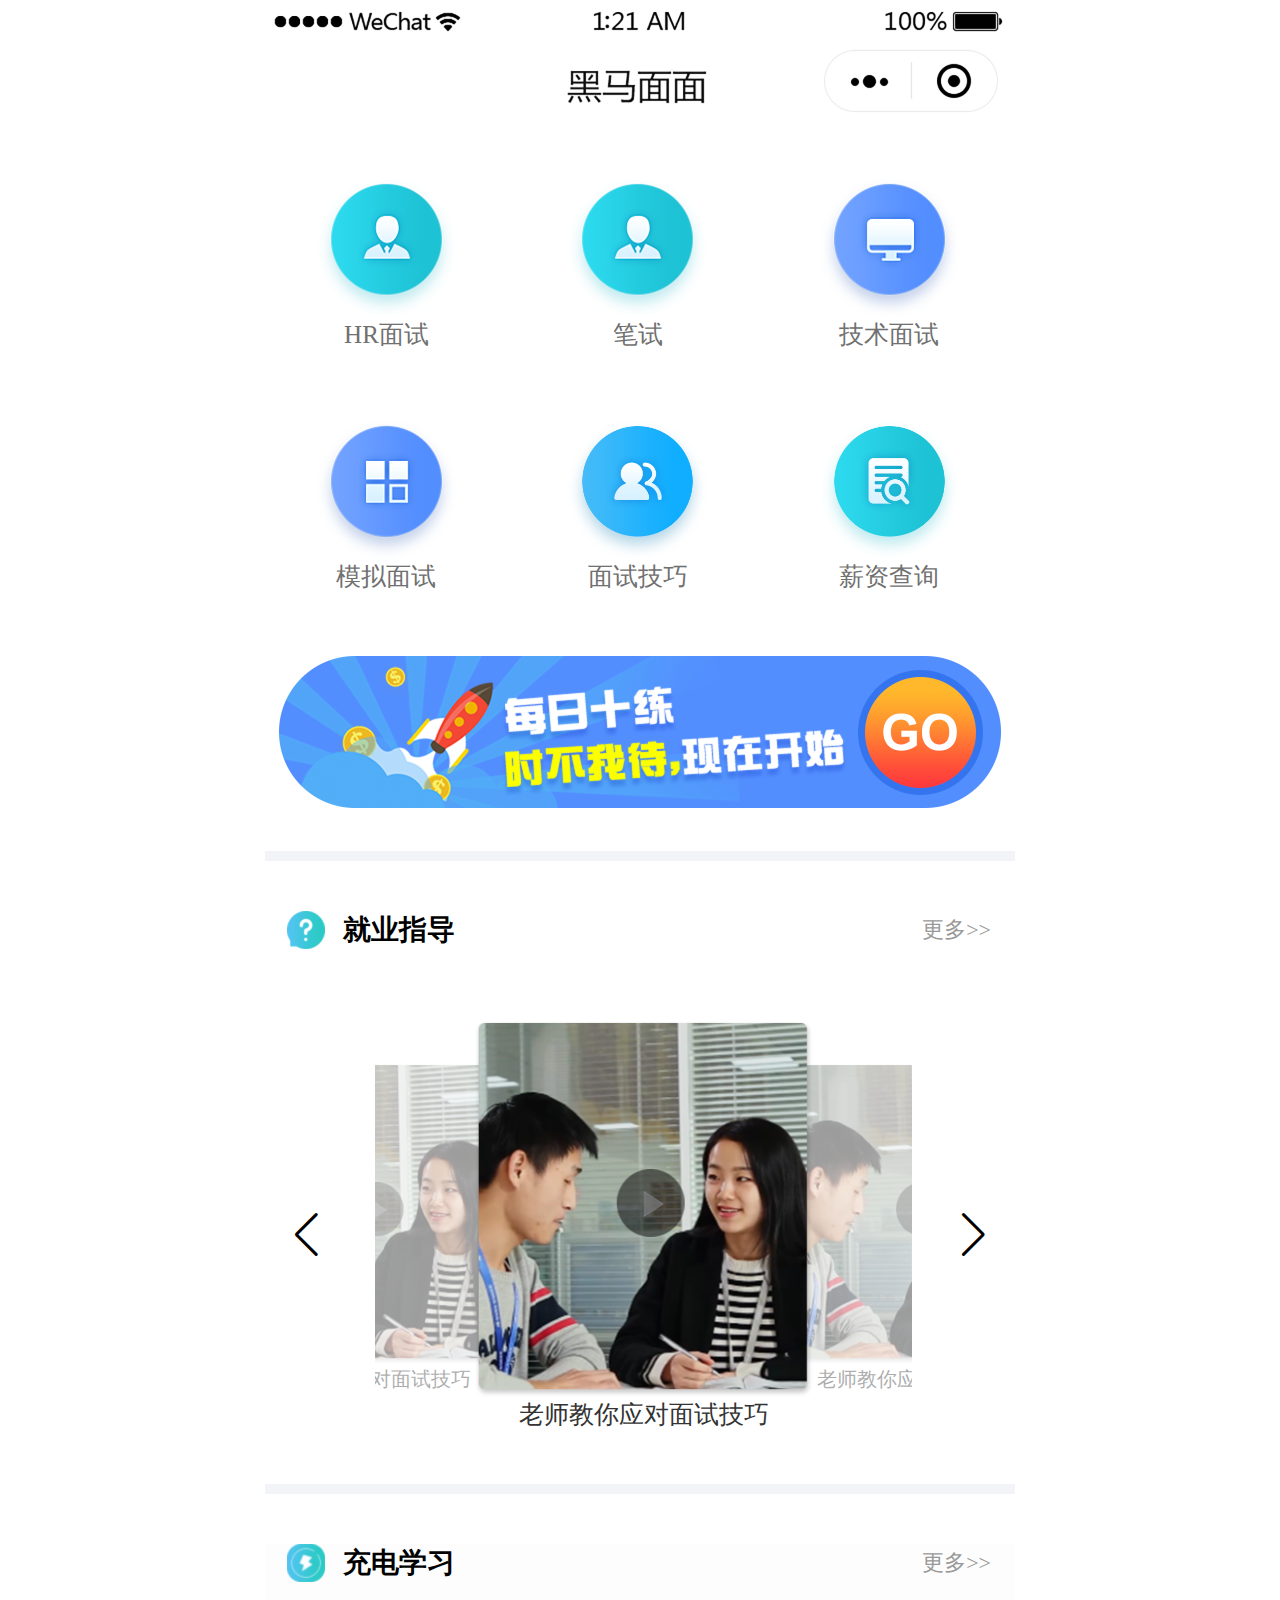
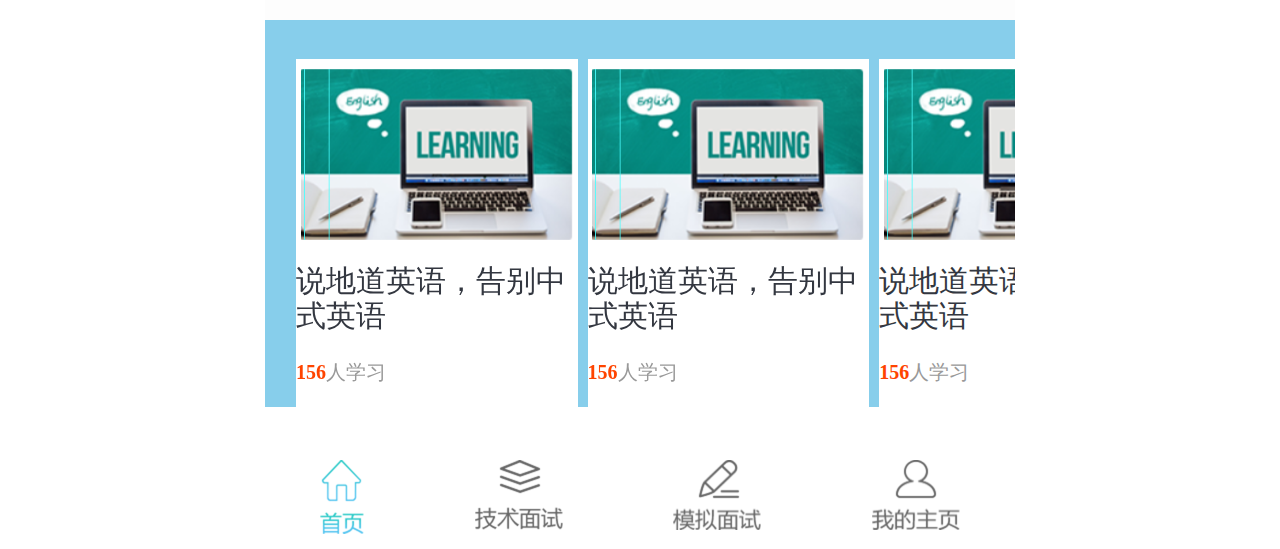
<file: blackhorse/index.html>
<!DOCTYPE html>
<html lang="en">

<head>
    <meta charset="UTF-8">
    <meta name="viewport"
        content="width=device-width,user-scalable=no, initial-scale=1.0,  minimum-scale=1.0, maximum-scale=1.0">
    <title>Document</title>
    <link rel="stylesheet" href="./css/normalize.css">
    <link rel="stylesheet" href="./css/swiper-bundle.min.css">
    <link rel="stylesheet" href="./css/index.css">
    <script src="./js/index.js"></script>
    <script src="./js/swiper-bundle.js"></script>
</head>

<body>
    <header><img src="./images/顶部@2x.png" alt=""></header>
    <div class="nav">
        <a>
            <img src="./images/组 22@2x.png" alt=""><span>HR面试</span>
        </a>
        <a> <img src="./images/组 22@2x.png" alt=""><span>笔试</span></a>
        <a> <img src="./images/组 24@2x.png" alt=""><span>技术面试</span></a>
        <a> <img src="./images/组 26@2x.png" alt=""><span>模拟面试</span></a>
        <a> <img src="./images/组 25@2x.png" alt=""><span>面试技巧</span></a>
        <a> <img src="./images/组 23@2x.png" alt=""><span>薪资查询</span></a>
    </div>
    <div class="advert">
        <img src="./images/组 21@2x.png" alt="">
    </div>
    <div class="divide"></div>
    <div class="slider">
        <div class="top">
            <h2>就业指导</h2>
            <span>更多&gt;&gt;</span>
        </div>
        <div class="body">
            <div class="swiper-container">
                <div class="swiper-wrapper">
                    <div class="swiper-slide">
                        <a href="#">
                            <img src="./images/图层 8@2x.png" alt="">
                            <span>老师教你应对面试技巧</span>
                            <img src="./images/组 33@2x.png" alt="">
                        </a>
                    </div>
                    <div class="swiper-slide">
                        <a href="#">
                            <img src="./images/图层 8@2x.png" alt="">
                            <span>老师教你应对面试技巧</span>
                            <img src="./images/组 33@2x.png" alt="">
                        </a>
                    </div>
                    <div class="swiper-slide">
                        <a href="#">
                            <img src="./images/图层 8@2x.png" alt="">
                            <span>老师教你应对面试技巧</span>
                            <img src="./images/组 33@2x.png" alt="">
                        </a>
                    </div>
                    <div class="swiper-slide">
                        <a href="#">
                            <img src="./images/图层 8@2x.png" alt="">
                            <span>老师教你应对面试技巧</span>
                            <img src="./images/组 33@2x.png" alt="">
                            
                        </a>
                    </div>
                    <div class="swiper-slide">
                        <a href="#">
                            <img src="./images/图层 8@2x.png" alt="">
                            <span>老师教你应对面试技巧</span>
                            <img src="./images/组 33@2x.png" alt="">
                        </a>
                    </div>
                    <div class="swiper-slide">
                        <a href="#">
                            <img src="./images/图层 8@2x.png" alt="">
                            <span>老师教你应对面试技巧</span>
                            <img src="./images/组 33@2x.png" alt="">
                        </a>
                    </div>
                </div>
                <!-- Add Pagination -->
                <div class="swiper-pagination"></div>
            </div>
            <div class="swiper-button-next"></div>
            <div class="swiper-button-prev"></div>
        </div>

    </div>
    <div class="divide"></div>
    <div class="student">
        <div class="top">
            <h2>充电学习</h2>
            <span>更多&gt;&gt;</span>
        </div>
        <div class="course">
            <div class="swiper-container2">
                <div class="swiper-wrapper">
                  <div class="swiper-slide">
                    <a href="#">
                        <img src="./images/2.png" alt="">
                        <span>说地道英语，告别中式英语</span>
                        <span><strong>156</strong>人学习</span>
                    </a>
                  </div>
                  <div class="swiper-slide">
                    <a href="#">
                        <img src="./images/2.png" alt="">
                        <span>说地道英语，告别中式英语</span>
                        <span><strong>156</strong>人学习</span>
                    </a>
                  </div>
                  <div class="swiper-slide">
                    <a href="#">
                        <img src="./images/2.png" alt="">
                        <span>说地道英语，告别中式英语</span>
                        <span><strong>156</strong>人学习</span>
                    </a>
                  </div>
                  <div class="swiper-slide">
                    <a href="#">
                        <img src="./images/2.png" alt="">
                        <span>说地道英语，告别中式英语</span>
                        <span><strong>156</strong>人学习</span>
                    </a>
                  </div>
                </div>
                <!-- Add Pagination -->
                <div class="swiper-pagination"></div>
              </div>
        </div>
    </div>
    <div class="footer">
        <ul>
            <li><a href="#"><img src="./images/组 19 拷贝 2@2x.png" alt=""></a></li>
            <li><a href="#"><img src="./images/组 19@2x.png" alt=""></a></li>
            <li><a href="#"><img src="./images/组 19 拷贝@2x.png" alt=""></a></li>
            <li><a href="#"><img src="./images/组 18@2x.png" alt=""></a></li>
        </ul>
    </div>
    <script>
      (function () {
            var swiper = new Swiper('.swiper-container', {
                slidesPerView: 2,
                spaceBetween: 10,
                centeredSlides: true,
                loop: true,
                navigation: {
                    nextEl: ".swiper-button-next",
                    prevEl: ".swiper-button-prev",
                },
            });
        })();
        var swiper = new Swiper('.swiper-container2', {
                slidesPerView: 2.5,
                spaceBetween: 10,
                centeredSlides: false,
                loop: true,
            });
    </script>
</body>

</html>
</file>
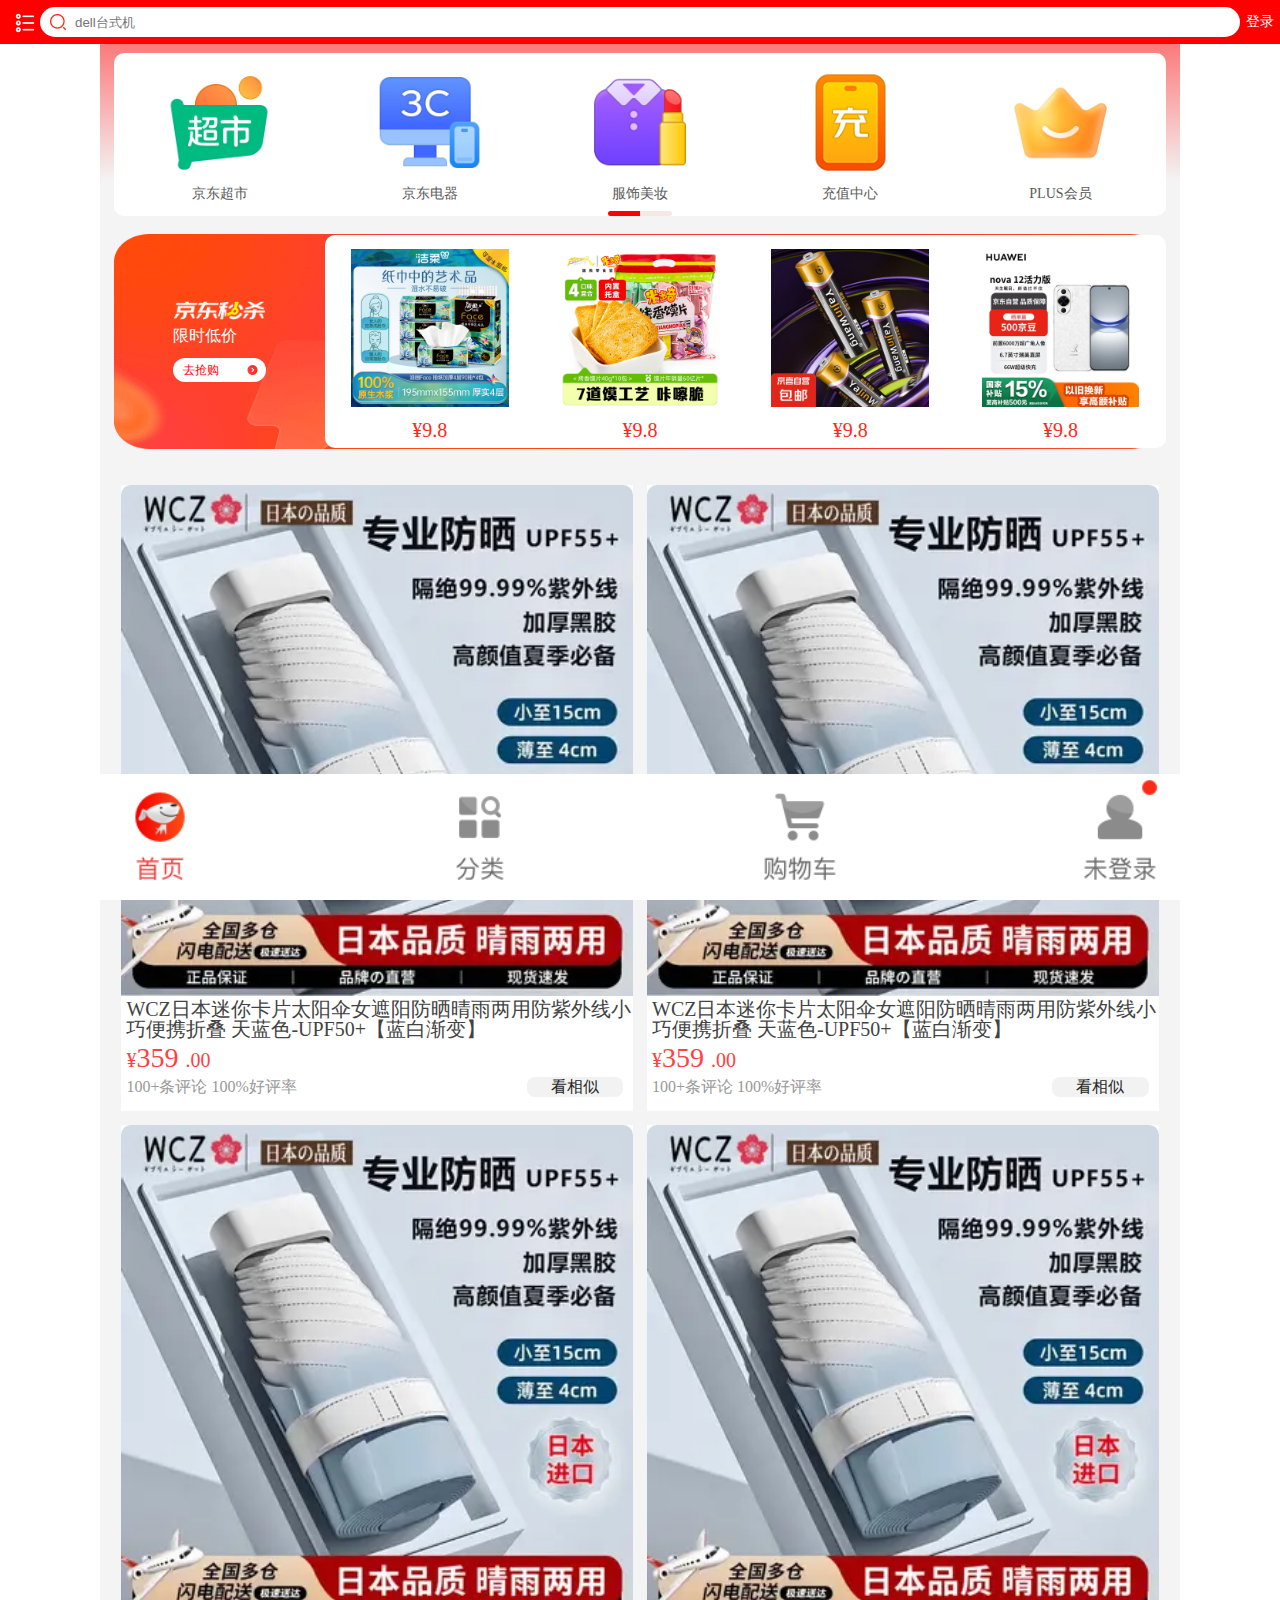
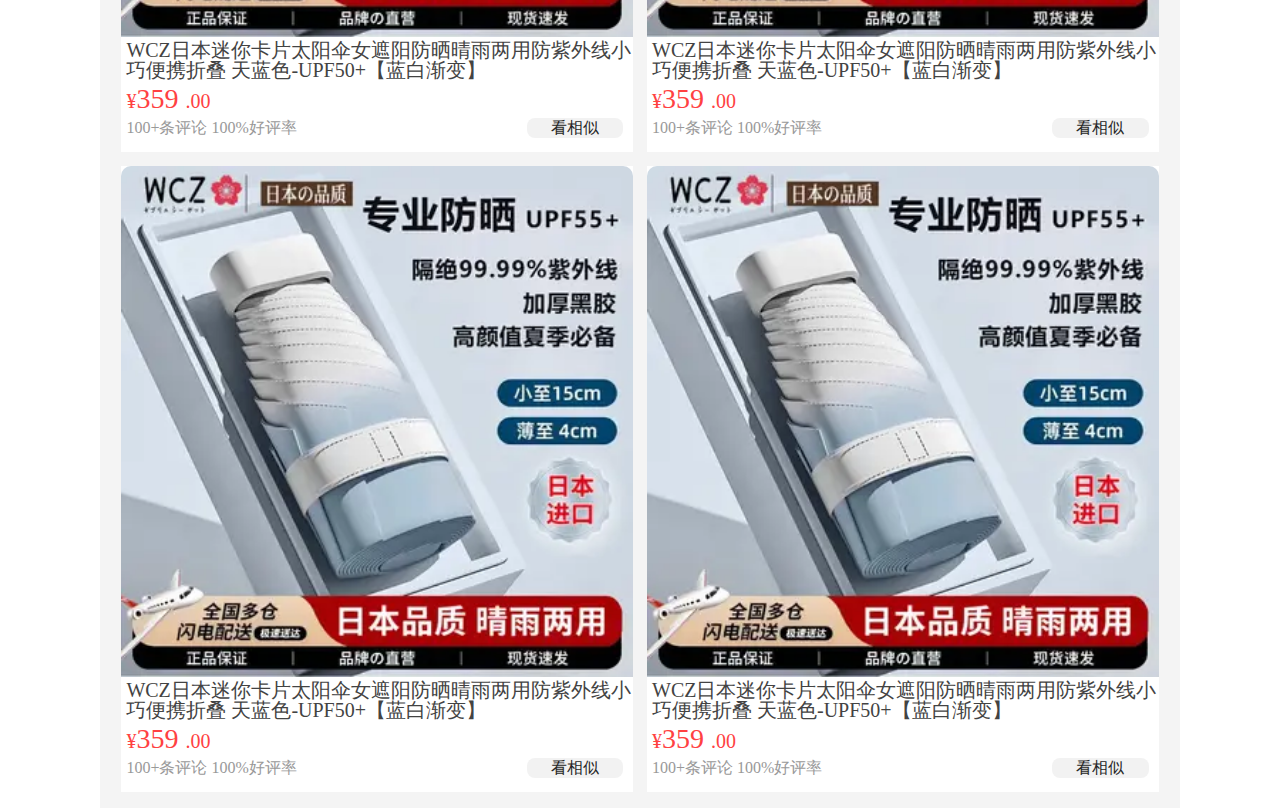
<file: jingdong_mobile/index.html>
<!DOCTYPE html>
<html lang="en">
<head>
    <meta charset="UTF-8">
    <meta name="viewport" name="viewport"  content="width=device-width, user-scalable=no,initial-scale=1.0, maximum-scale=1.0, minimum-scale=1.0">
    <title>多快好省，购物逛京东！</title>
    <link rel="stylesheet" href="./CSS/normal.css">
    <link rel="stylesheet" href="./CSS/index.css">
</head>
<body>
    <div class="search">
        <div class="classify">
            <a href="#"><img src="./images/搜索1.png"></a>
        </div>
        <div class="s_area">
            <form action="#">
                <input type="text" placeholder="dell台式机">
            </form>
        </div>
        <div class="login"><a href="#">登录</a></div>
    </div>
    <main>
        <div class="header">
            <div class="h_content">
                <div class="h_main">
                    <a href="#">
                        <img src="./images/头部1.png" alt="">
                        <br>
                        <span>京东超市</span>
                    </a>
                    <a href="#">
                        <img src="./images/头部2.png" alt="">
                        <br>
                        <span>京东电器</span>
                    </a>
                    <a href="#">
                        <img src="./images/头部3.png" alt="">
                        <br>
                        <span>服饰美妆</span>
                    </a>
                    <a href="#">
                        <img src="./images/头部4.png" alt="">
                        <br>
                        <span>充值中心</span>
                    </a>
                    <a href="#">
                        <img src="./images/头部5.png" alt="">
                        <br>
                        <span>PLUS会员</span>
                    </a>
                </div>
                <div class="roll">
                    <span></span>
                    <span></span>
                </div>
            </div>
        </div>
        <div class="skill_new">
            <div class="skill_new_contain">
                <div class="left">
                    <div></div>
                    <div>限时低价</div>
                    <div><a href="#">去抢购</a></div>
                </div>
                <div class="right">
                    <a href="#">
                        <img src="./images/秒杀右1.jfif" >
                        <br>
                        <span>&yen;9.8</span>
                    </a>
                    <a href="#">
                        <img src="./images/秒杀右2.jfif" >
                        <br>
                        <span>&yen;9.8</span>
                    </a>
                    <a href="#"> <img src="./images/秒杀右3.png" >
                        <br>
                        <span>&yen;9.8</span>
                    </a>
                    <a href="#">
                        <img src="./images/秒杀右4.jfif" >
                        <br>
                        <span>&yen;9.8</span>
                    </a>
                    <a href="#">
                        <img src="./images/秒杀右5.png" >
                        <br>
                        <span>&yen;9.8</span>
                    </a>
                    <a href="#">
                        <img src="./images/秒杀右6.jfif" >
                        <br>
                        <span>&yen;9.8</span>
                    </a>
                    <a href="#">
                        <img src="./images/秒杀右7.png" >
                        <br>
                        <span>&yen;9.8</span>
                    </a>
                    <a href="#">
                        <img src="./images/秒杀右8.jfif" >
                        <br>
                        <span>&yen;9.8</span>
                    </a>
                    <a href="#">
                        <img src="./images/秒杀右9.jfif" >
                        <br>
                        <span>&yen;9.8</span>
                    </a>
                    <a href="#">
                        <img src="./images/秒杀右10.jfif" >
                        <br>
                        <span>&yen;9.8</span>
                    </a>
                </div>
            </div>
        </div>
        <div class="goods">
            <div class="left">
                <div class="commodity">
                   <div>
                    <a href="#">
                        <img src="./images/goods.png" alt="">
                        <div class="introduce">WCZ日本迷你卡片太阳伞女遮阳防晒晴雨两用防紫外线小巧便携折叠 天蓝色-UPF50+【蓝白渐变】</div>
                        <div class="price"><span>&yen;</span>359 <span>.00</span></div>
                        <div class="a_sales">
                            <div class="assess">100+条评论 100%好评率</div>
                            <div class="resemble">看相似</div>
                        </div>
                    </a>
                   </div>
                </div>
                <div class="commodity">
                    <div>
                     <a href="#">
                         <img src="./images/goods.png" alt="">
                         <div class="introduce">WCZ日本迷你卡片太阳伞女遮阳防晒晴雨两用防紫外线小巧便携折叠 天蓝色-UPF50+【蓝白渐变】</div>
                         <div class="price"><span>&yen;</span>359 <span>.00</span></div>
                         <div class="a_sales">
                             <div class="assess">100+条评论 100%好评率</div>
                             <div class="resemble">看相似</div>
                         </div>
                     </a>
                    </div>
                 </div>
                 <div class="commodity">
                    <div>
                     <a href="#">
                         <img src="./images/goods.png" alt="">
                         <div class="introduce">WCZ日本迷你卡片太阳伞女遮阳防晒晴雨两用防紫外线小巧便携折叠 天蓝色-UPF50+【蓝白渐变】</div>
                         <div class="price"><span>&yen;</span>359 <span>.00</span></div>
                         <div class="a_sales">
                             <div class="assess">100+条评论 100%好评率</div>
                             <div class="resemble">看相似</div>
                         </div>
                     </a>
                    </div>
                 </div>
            </div>
            <div class="right">
                <div class="commodity">
                    <div>
                     <a href="#">
                         <img src="./images/goods.png" alt="">
                         <div class="introduce">WCZ日本迷你卡片太阳伞女遮阳防晒晴雨两用防紫外线小巧便携折叠 天蓝色-UPF50+【蓝白渐变】</div>
                         <div class="price"><span>&yen;</span>359 <span>.00</span></div>
                         <div class="a_sales">
                             <div class="assess">100+条评论 100%好评率</div>
                             <div class="resemble">看相似</div>
                         </div>
                     </a>
                    </div>
                 </div>
                 <div class="commodity">
                    <div>
                     <a href="#">
                         <img src="./images/goods.png" alt="">
                         <div class="introduce">WCZ日本迷你卡片太阳伞女遮阳防晒晴雨两用防紫外线小巧便携折叠 天蓝色-UPF50+【蓝白渐变】</div>
                         <div class="price"><span>&yen;</span>359 <span>.00</span></div>
                         <div class="a_sales">
                             <div class="assess">100+条评论 100%好评率</div>
                             <div class="resemble">看相似</div>
                         </div>
                     </a>
                    </div>
                 </div>
                 <div class="commodity">
                    <div>
                     <a href="#">
                         <img src="./images/goods.png" alt="">
                         <div class="introduce">WCZ日本迷你卡片太阳伞女遮阳防晒晴雨两用防紫外线小巧便携折叠 天蓝色-UPF50+【蓝白渐变】</div>
                         <div class="price"><span>&yen;</span>359 <span>.00</span></div>
                         <div class="a_sales">
                             <div class="assess">100+条评论 100%好评率</div>
                             <div class="resemble">看相似</div>
                         </div>
                     </a>
                    </div>
                 </div>
            </div>
        </div>
    </main>
    <div class="foot">
        <div><img src="./images/底部1.png" ></div>
        <div><img src="./images/底部2.png" ></div>
        <div><img src="./images/底部3.png" ></div>
        <div><img src="./images/底部4.png" ></div>
    </div>
</body>
</html>
</file>
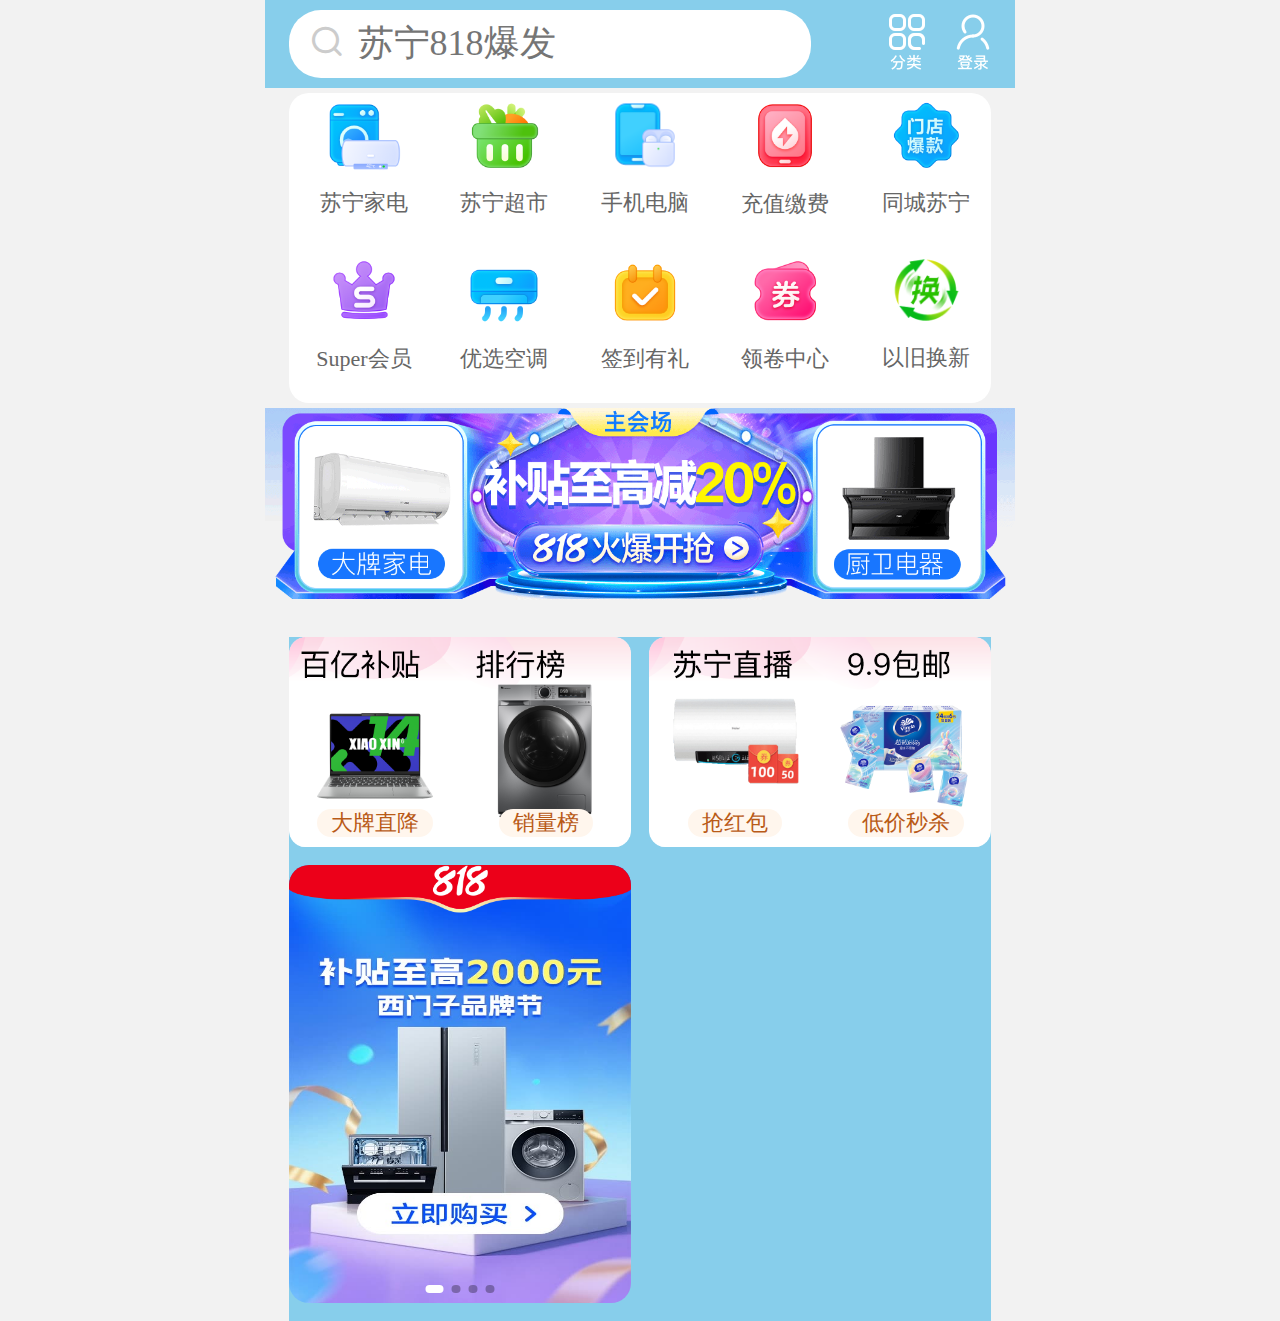
<file: suning_mobile/index.html>
<!DOCTYPE html>
<html lang="en">

<head>
    <meta charset="UTF-8">
    <meta name="viewport"
        content="width=device-width, user-scalable=no,initial-scale=1.0,minimum-scale=1.0, maximum-scale=1.0">
    <title>Document</title>
    <link rel="stylesheet" href="./incofont/iconfont.css">
    <link rel="stylesheet" href="./css/normal.css">
    <link rel="stylesheet" href="./css/index.css">
</head>

<body>
    <div class="search">
        <a href="#">
            <span class="iconfont icon-sousuo"></span>
            <span>苏宁818爆发</span>
        </a>
        <img src="./images/分类.png" alt="">
        <img src="./images/登录.png" alt="">
    </div>
    <div class="category">
        <ul>
            <li>
                <a href="#">
                    <img src="./images/种类1.png" alt="">
                    <span>苏宁家电</span>
                </a>
            </li>
            <li>
                <a href="#">
                    <img src="./images/种类2.png" alt="">
                    <span>苏宁超市</span>
                </a>
            </li>
            <li>
                <a href="#">
                    <img src="./images/种类3.png" alt="">
                    <span>手机电脑</span>
                </a>
            </li>
            <li>
                <a href="#">
                    <img src="./images/种类4.png" alt="">
                    <span>充值缴费</span>
                </a>
            </li>
            <li>
                <a href="#">
                    <img src="./images/种类5.png" alt="">
                    <span>同城苏宁</span>
                </a>
            </li>
            <li>
                <a href="#">
                    <img src="./images/种类6.png" alt="">
                    <span>Super会员</span>
                </a>
            </li>
            <li>
                <a href="#">
                    <img src="./images/种类7.png" alt="">
                    <span>优选空调</span>
                </a>
            </li>
            <li>
                <a href="#">
                    <img src="./images/种类8.png" alt="">
                    <span>签到有礼</span>
                </a>
            </li>
            <li>
                <a href="#">
                    <img src="./images/种类9.png" alt="">
                    <span>领卷中心</span>
                </a>
            </li>
            <li>
                <a href="#">
                    <img src="./images/种类10.png" alt="">
                    <span>以旧换新</span>
                </a>
            </li>
        </ul>
    </div>
    <div class="view">
        <a href="#">
            <img src="./images/view1.gif" alt="">
        </a>
        <a href="#">
            <img src="./images/view2.gif" alt="">
        </a>
        <a href="#">
            <img src="./images/view3.gif" alt="">
        </a>
    </div>
    <div class="interval"></div>
    <div class="wrap">
        <div class="left">
            <div class="list">
                <a href="#">
                    <img src="./images/榜1-1.png">
                    <span>大牌直降</span>
                </a>
                <a href="#">
                    <img src="./images/榜2-2.png">
                    <span>销量榜</span>
                </a>
            </div>
            <div class="discount">
                <a href="#">
                    <img src="./images/818.png" alt="">
                    <img src="./images/818-2.jfif" alt="">
                    <ul>
                        <li></li>
                        <li></li>
                        <li></li>
                        <li></li>
                    </ul>
                </a>
            </div>
        </div>
        <div class="right">
            <div class="list">
                <a href="#">
                    <img src="./images/榜3-3.png">
                    <span>抢红包</span>
                </a>
                <a href="#">
                    <img src="./images/榜4-4.png">
                    <span>低价秒杀</span>
                </a>
            </div>
            <div class="card"></div>
        </div>
    </div>
</body>

</html>
</file>
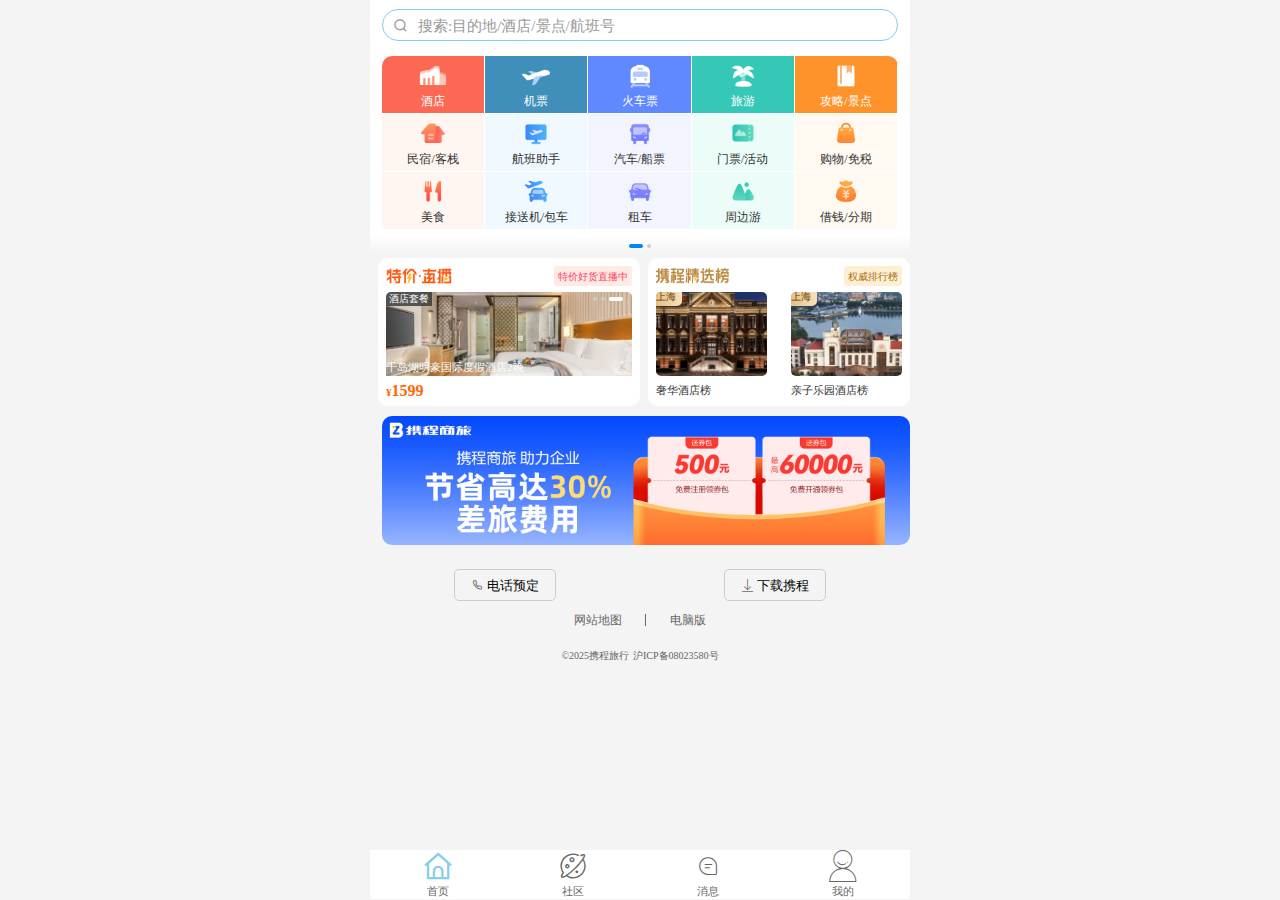
<file: xiecheng_mobile/index.html>
<!DOCTYPE html>
<html lang="en">
<head>
    <meta charset="UTF-8">
    <meta name="viewport" content="width=device-width,user-scalable=no, initial-scale=1.0 minimum-scale=1.0, maximum-scale=1.0">
    <title>携程旅行-酒店预订,机票预订查询,旅游度假,商旅管理-携程无线官网</title>
    <link rel="stylesheet" href="./css/normal.css">
    <link rel="stylesheet" href="./incofont/iconfont.css">
    <link rel="stylesheet" href="./css/index.css">
    <script src="./js/index.js" defer></script>    
</head>
<body>
    <div class="search">
        <div class="s_area">
            <span class="iconfont icon-sousuo"></span>
            <span>搜索:目的地/酒店/景点/航班号</span>
        </div>
    </div>
    <nav class="nav" id="contain" >
        <div class="left">
            <ul>
                <li>
                    <a href="#">
                        <span><img src="./images/1.png" alt=""></span>
                        <span>酒店</span>
                    </a>
                </li>
                <li><a href="#">
                    <span><img src="./images/2.png" alt=""></span>
                    <span>民宿/客栈</span>
                </a></li>
                <li><a href="#">
                    <span><img src="./images/3.png" alt=""></span>
                    <span>美食</span>
                </a></li>
            </ul>
            <ul>
                <li>
                    <a href="#">
                        <span><img src="./images/4.png" alt=""></span>
                        <span>机票</span>
                    </a>
                </li>
                <li><a href="#">
                    <span><img src="./images/5.png" alt=""></span>
                    <span>航班助手</span>
                </a></li>
                <li><a href="#">
                    <span><img src="./images/6.png" alt=""></span>
                    <span>接送机/包车</span>
                </a></li>
            </ul>
            <ul>
                <li>
                    <a href="#">
                        <span><img src="./images/7.png" alt=""></span>
                        <span>火车票</span>
                    </a>
                </li>
                <li><a href="#">
                    <span><img src="./images/8.png" alt=""></span>
                    <span>汽车/船票</span>
                </a></li>
                <li><a href="#">
                    <span><img src="./images/9.png" alt=""></span>
                    <span>租车</span>
                </a></li>
            </ul>
            <ul>
                <li>
                    <a href="#">
                        <span><img src="./images/10.png" alt=""></span>
                        <span>旅游</span>
                    </a>
                </li>
                <li><a href="#">
                    <span><img src="./images/11.png" alt=""></span>
                    <span>门票/活动</span>
                </a></li>
                <li><a href="#">
                    <span><img src="./images/12.png" alt=""></span>
                    <span>周边游</span>
                </a></li>
            </ul>
            <ul>
                <li>
                    <a href="#">
                        <span><img src="./images/13.png" alt=""></span>
                        <span>攻略/景点</span>
                    </a>
                </li>
                <li><a href="#">
                    <span><img src="./images/14.png" alt=""></span>
                    <span>购物/免税</span>
                </a></li>
                <li><a href="#">
                    <span><img src="./images/15.png" alt=""></span>
                    <span>借钱/分期</span>
                </a></li>
            </ul>
        </div>
        <div class="right">
            <ul>
                <li>
                    <a href="#">
                        <span><img src="./images/right1.png" alt=""></span>
                        <span>包车游</span>
                    </a>
                </li>
                <li>
                    <a href="#">
                        <span><img src="./images/right2.png" alt=""></span>
                        <span>保险</span>
                    </a>
                </li>
                <li>
                    <a href="#">
                        <span><img src="./images/right3.png" alt=""></span>
                        <span>微领队</span>
                    </a>
                </li>
                <li>
                    <a href="#">
                        <span><img src="./images/right4.png" alt=""></span>
                        <span>一日游</span>
                    </a>
                </li>
                <li>
                    <a href="#">
                        <span><img src="./images/right5.png" alt=""></span>
                        <span>定制游</span>
                    </a>
                </li>
                <li>
                    <a href="#">
                        <span><img src="./images/right6.png" alt=""></span>
                        <span>邮轮游</span>
                    </a>
                </li>
                <li>
                    <a href="#">
                        <span><img src="./images/right7.png" alt=""></span>
                        <span>外币兑换</span>
                    </a>
                </li>
                <li>
                    <a href="#">
                        <span><img src="./images/right8.png" alt=""></span>
                        <span>签证</span>
                    </a>
                </li>
                <li>
                    <a href="#">
                        <span><img src="./images/right9.png" alt=""></span>
                        <span>WiFi电话卡</span>
                    </a>
                </li>
                <li>
                    <a href="#">
                        <span><img src="./images/right10.png" alt=""></span>
                        <span>旅游·跟拍</span>
                    </a>
                </li>
                <li>
                    <a href="#">
                        <span><img src="./images/right11.png" alt=""></span>
                        <span>拿去花</span>
                    </a>
                </li>
                <li>
                    <a href="#">
                        <span><img src="./images/right12.png" alt=""></span>
                        <span>礼品卡</span>
                    </a>
                </li>
                <li>
                    <a href="#">
                        <span><img src="./images/right13.png" alt=""></span>
                        <span>联名卡</span>
                    </a>
                </li>
                <li>
                    <a href="#">
                        <span><img src="./images/right14.png" alt=""></span>
                        <span>会员/签到</span>
                    </a>
                </li>
                <li>
                    <a href="#">
                        <span><img src="./images/right15.png" alt=""></span>
                        <span>超值旅行家</span>
                    </a>
                </li>
                <li>
                    <a href="#">
                        <span><img src="./images/right16.png" alt=""></span>
                        <span>会员商城</span>
                    </a>
                </li>
                <li>
                    <a href="#">
                        <span><img src="./images/right17.png" alt=""></span>
                        <span>携程小诗机</span>
                    </a>
                </li>
                <li>
                    <a href="#">
                        <span><img src="./images/right18.png" alt=""></span>
                        <span>紧急支援</span>
                    </a>
                </li>
                <li>
                    <a href="#">
                        <span><img src="./images/right19.png" alt=""></span>
                        <span>加盟合作</span>
                    </a>
                </li>
                <li>
                    <a href="#">
                        <span><img src="./images/right20.png" alt=""></span>
                        <span>会展旅游</span>
                    </a>
                </li>
                <li>
                    <a href="#">
                        <span><img src="./images/right21.png" alt=""></span>
                        <span>企业差旅</span>
                    </a>
                </li>
                <li>
                    <a href="#">
                        <span><img src="./images/right22.png" alt=""></span>
                        <span>Trip.com</span>
                    </a>
                </li>
                <li>
                    <a href="#">
                        <span><img src="./images/right23.png" alt=""></span>
                        <span>关怀版</span>
                    </a>
                </li>
            </ul>
        </div>
    </nav>
    <div class="slide">
        <span></span>
        <span></span>
    </div>
    <div class="hotel">
        <div class="left">
            <div class="top">
                <a href="#"><img src="./images/top1.png" alt=""></a>
                <a href="#">特价好货直播中</a>
            </div>
            <div class="introduce">
                <div class="iamge">
                    <div class="tap">酒店套餐</div>
                    <div class="circle">
                        <span></span><span></span><span></span>
                    </div>
                    <img src="./upload/下载.jfif" alt="">
                    <div class="mask">千岛湖明豪国际度假酒店2晚</div>
                </div>
                <div class="price">
                    <span>&yen;</span><span>1599</span>
                </div>
            </div>
            
        </div>
        <div class="right">
            <div class="top">
                <a href="#"><img src="./images/top2.png" alt=""></a>
                <a href="#">权威排行榜</a>
            </div>
            <div class="exemplar">
                <div>
                    <div class="tag">上海</div>
                    <img src=".//upload/右1.jfif" alt="">
                    <div>奢华酒店榜</div>
                </div>
                <div>
                    <div class="tag">上海</div>
                    <img src="./upload/右2.jfif" alt="">
                    <div>亲子乐园酒店榜</div>
                </div>
            </div>
        </div>
    </div>
    <div class="advertise">
        <img src="./upload/广告.jfif" alt="">
    </div>
    <div class="service">
        <div>
            <a >
                <span class="iconfont icon-dianhua"></span>
                <span>电话预定</span>
            </a>
            <a >
                <span class="iconfont icon-xiazai"></span>
                <span>下载携程</span>
            </a>
        </div>
        <div>
            <a href="#">网站地图</a>
            <a href="#">电脑版</a>
        </div>
        <div>
            <span>&copy;2025携程旅行</span>
            <span>沪ICP备08023580号</span>
        </div>
    </div>
    <div class="foot">
        <a href="#">
            <span class="iconfont icon-shouye"></span>
            <span>首页</span>
        </a>
       <a href="#">
            <span class="iconfont icon-xingqiu"></span>
            <span>社区</span>
       </a>
       <a href="#">
            <span class="iconfont icon-xiaoxibeifen2"></span>
            <span>消息</span>
       </a>
       <a href="#">
            <span class="iconfont icon-wode-copy"></span>
            <span>我的</span>
       </a>
    </div>
</body>

</html>
</file>
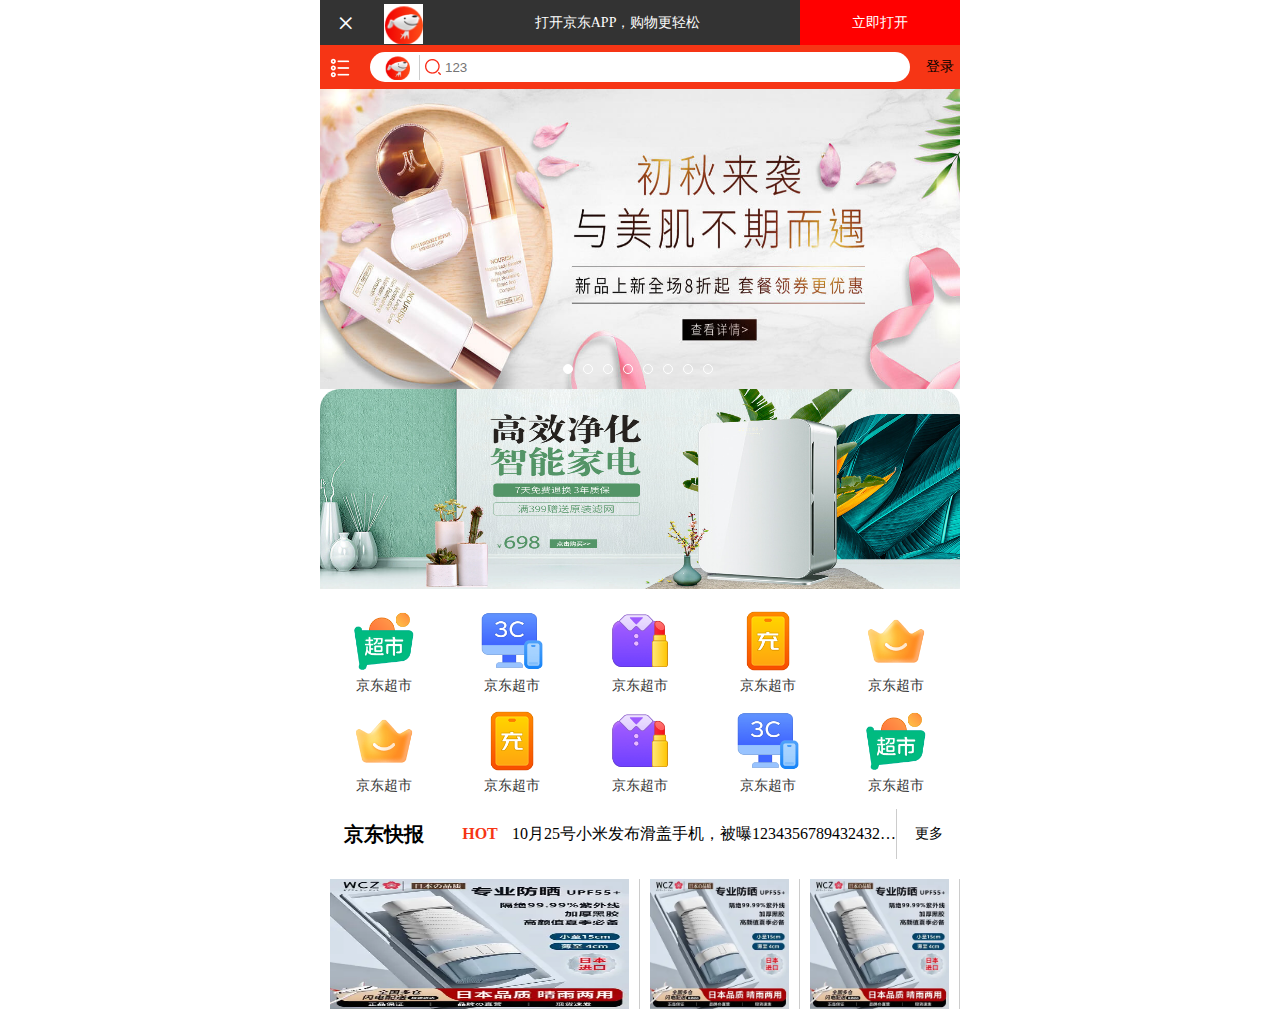
<file: jingdong_mobile/old.html>
<!DOCTYPE html>
<html lang="en">

<head>
    <meta charset="UTF-8">
    <meta name="viewport"
        content="width=device-width, initial-scale=1.0,user-scalable=no,minimum-scale=1.0,maximum-scale=1.0">
    <title>Document</title>
    <link rel="stylesheet" href="./CSS/old.css">
</head>

<body>
    <div class="head">
        <ul>
            <li>&times;</li>
            <li><img src="./images/old.png" alt=""></li>
            <li>打开京东APP，购物更轻松</li>
            <li>立即打开</li>
        </ul>
    </div>
    <div class="search">
        <div class="left"><img src="./images/搜索1.png" alt=""></div>
        <div class="middle">
            <div>
                <img src="./images/old.png" alt="">
            </div>
            <input type="text" placeholder="123">
        </div>
        <div class="right">登录</div>
    </div>
    <div class="slideshow">
        <a href="#"><img src="./images/轮播图1.jpg" alt=""></a>
        <ul>
            <li></li>
            <li></li>
            <li></li>
            <li></li>
            <li></li>
            <li></li>
            <li></li>
            <li></li>
        </ul>
    </div>
    <div class="daily">
        <a href="#">
            <img src="./images/轮播图2.jpg" alt="">
        </a>
    </div>
    <div class="nav">
        <a href="#"><img src="./images/头部1.png" ><div>京东超市</div></a>
        <a href="#"><img src="./images/头部2.png" ><div>京东超市</div></a>
        <a href="#"><img src="./images/头部3.png" ><div>京东超市</div></a>
        <a href="#"><img src="./images/头部4.png" ><div>京东超市</div></a>
        <a href="#"><img src="./images/头部5.png" ><div>京东超市</div></a>
        <a href="#"><img src="./images/头部5.png" ><div>京东超市</div></a>
        <a href="#"><img src="./images/头部4.png" ><div>京东超市</div></a>
        <a href="#"><img src="./images/头部3.png" ><div>京东超市</div></a>
        <a href="#"><img src="./images/头部2.png" ><div>京东超市</div></a>
        <a href="#"><img src="./images/头部1.png" ><div>京东超市</div></a>
    </div>
    <div class="news">
        <div class="report">
            <span> 京东快报</span>
            <span>HOT</span>
            <span>10月25号小米发布滑盖手机，被曝1234356789432432432432432</span>
            <span>更多</span>
        </div>
        <div class="img">
            <a href="#"><img src="./images/goods.png"></a>
            <a href="#"><img src="./images/goods.png"></a>
            <a href="#"><img src="./images/goods.png"></a>
        </div>
    </div>
</body>

</html>
</file>
<file: blackhorse/css/index.css>
@media screen and (max-width: 320px) {
  html {
    font-size: 32px !important;
  }
}
@media screen and (min-width: 750px) {
  html {
    font-size: 75px !important;
  }
}
body {
  margin: 0 auto;
  width: 10rem;
  background-color: #fff;
}
* {
  margin: 0;
  padding: 0;
  box-sizing: border-box;
}
a {
  text-decoration: none;
  -webkit-tap-highlight-color: transparent;
}
li {
  list-style: none;
}
header img {
  height: 1.72rem;
  width: 10rem;
}
.nav {
  display: grid;
  grid-template-columns: repeat(3, 1.8533rem);
  grid-template-rows: 2.3467rem 2.3467rem;
  justify-content: space-between;
  align-content: space-between;
  margin: 0.6rem 0.7467rem 0 0.6933rem;
  width: 8.56rem;
  height: 5.5733rem;
}
.nav a {
  display: block;
  width: 1.8533rem;
  height: 2.3733rem;
  text-align: center;
}
.nav a img {
  width: 1.8533rem;
  height: 1.8533rem;
}
.nav a span {
  display: block;
  font-size: 0.3333rem;
  color: #707070;
}
.advert {
  margin: 0.8rem auto 0.5733rem;
  width: 9.6267rem;
  height: 2.0267rem;
}
.advert img {
  width: 9.6267rem;
  height: 2.0267rem;
}
.divide {
  height: 0.1333rem;
  background-color: #f2f4f7;
}
div .top {
  display: flex;
  justify-content: space-between;
  margin: 0.6667rem 0.32rem 0.5067rem 0.2933rem;
  height: 0.5067rem;
}
div .top h2 {
  line-height: 0.5067rem;
  font-size: 0.3733rem;
  background: url(../images/新手指导@2x.png) no-repeat;
  background-size: 0.5067rem 0.5067rem;
  padding-left: 0.7467rem;
}
div .top span {
  line-height: 0.5067rem;
  font-size: 0.2933rem;
  color: #999;
}
.slider .body {
  position: relative;
  padding: 0.4533rem 1.4667rem 0.5067rem;
  height: 6.6267rem;
}
.slider .body .swiper-container {
  width: 7.16rem;
  height: 100%;
  overflow: hidden;
}
.slider .body .swiper-container .swiper-wrapper .swiper-slide {
  text-align: center;
  font-size: 18px;
  background: #fff;
  /* Center slide text vertically */
  display: -webkit-box;
  display: -ms-flexbox;
  display: -webkit-flex;
  display: flex;
  flex-wrap: wrap;
  align-content: flex-start;
  -webkit-box-pack: center;
  -ms-flex-pack: center;
  -webkit-justify-content: center;
  justify-content: center;
  -webkit-box-align: center;
  -ms-flex-align: center;
  -webkit-align-items: center;
  align-items: center;
  transition: 300ms;
  transform: scale(0.8);
  opacity: 0.4;
}
.slider .body .swiper-container .swiper-wrapper .swiper-slide a {
  position: relative;
  flex-shrink: 0;
  width: 4.5067rem;
  height: 5.0133rem;
}
.slider .body .swiper-container .swiper-wrapper .swiper-slide a img {
  width: 100%;
  height: 100%;
}
.slider .body .swiper-container .swiper-wrapper .swiper-slide a span {
  font-size: 0.3333rem;
  margin-top: 0.32rem;
  color: #333;
}
.slider .body .swiper-container .swiper-wrapper .swiper-slide a img:nth-child(3) {
  position: absolute;
  top: 1.9733rem;
  left: 1.8933rem;
  width: 0.9067rem;
  height: 0.9067rem;
}
.slider .body .swiper-container .swiper-wrapper .swiper-slide-active,
.slider .body .swiper-container .swiper-wrapper .swiper-slide-duplicate-active {
  transform: scale(1);
  z-index: 10;
  opacity: 1;
}
.slider .body div[class^="swiper-button-"] {
  position: absolute;
  color: black;
  height: 0.5733rem;
  width: 0.3067rem;
}
.slider .body .swiper-button-prev {
  left: 0.4rem;
}
.slider .body .swiper-button-next {
  right: 0.4rem;
}
.student {
  background-color: #fdfdfd;
}
.student .top h2 {
  background: url(../images/充电保@2x.png) no-repeat;
  background-size: 0.5067rem 0.5067rem;
}
.student .course {
  padding: 0.52rem 0 0 0.4133rem;
  height: 5.16rem;
  overflow: hidden;
  margin-bottom: 0.3733rem;
  background-color: skyblue;
}
.student .course .swiper-container2 {
  width: 100%;
  height: 100%;
  overflow: hidden;
}
.student .course .swiper-slide {
  padding-top: 0.1333rem;
  text-align: center;
  font-size: 18px;
  background: #fff;
  /* Center slide text vertically */
  display: -webkit-box;
  display: -ms-flexbox;
  display: -webkit-flex;
  display: flex;
  flex-wrap: wrap;
  align-content: flex-start;
  -webkit-box-pack: center;
  -ms-flex-pack: center;
  -webkit-justify-content: center;
  justify-content: center;
  -webkit-box-align: center;
  -ms-flex-align: center;
  -webkit-align-items: center;
  align-items: center;
  transition: 300ms;
}
.student .course .swiper-slide a img {
  width: 3.6267rem;
  height: 2.28rem;
  margin-bottom: 0.2667rem;
}
.student .course .swiper-slide a span {
  display: block;
  text-align: start;
}
.student .course .swiper-slide a span:nth-child(2) {
  font-size: 0.4rem;
  color: #333740;
}
.student .course .swiper-slide a span:nth-child(3) {
  margin-top: 0.3733rem;
  color: #999;
  font-size: 0.2667rem;
}
.student .course .swiper-slide a span:nth-child(3) strong {
  color: #f40;
}
.footer {
  height: 1.2667rem;
  margin-bottom: 0.2533rem;
  padding-top: 0.3333rem;
}
.footer ul {
  display: flex;
  justify-content: space-around;
}
.footer ul li a img {
  width: 1.1733rem;
  height: 0.9333rem;
}
.footer ul li:nth-child(1) a img {
  width: 0.5867rem;
  height: 0.9867rem;
}
</file>
<file: jingdong_mobile/CSS/normal.css>
html, body, div, span, applet, object, iframe,
h1, h2, h3, h4, h5, h6, p, blockquote, pre,
a, abbr, acronym, address, big, cite, code,
del, dfn, em, img, ins, kbd, q, s, samp,
small, strike, strong, sub, sup, tt, var,
b, u, i, center,
dl, dt, dd, ol, ul, li,
fieldset, form, label, legend,
table, caption, tbody, tfoot, thead, tr, th, td,
article, aside, canvas, details, embed, 
figure, figcaption, footer, header, hgroup, 
menu, nav, output, ruby, section, summary,
time, mark, audio, video {
	margin: 0;
	padding: 0;
	border: 0;
	font-size: 100%;
	font: inherit;
	vertical-align: baseline;
}
/* HTML5 display-role reset for older browsers */
article, aside, details, figcaption, figure, 
footer, header, hgroup, menu, nav, section {
	display: block;
}
body {
	line-height: 1;
}
ol, ul {
	list-style: none;
}
blockquote, q {
	quotes: none;
}
blockquote:before, blockquote:after,
q:before, q:after {
	content: '';
	content: none;
}
table {
	border-collapse: collapse;
	border-spacing: 0;
}
</file>
<file: jingdong_mobile/CSS/index.css>
* {
    margin: 0;
    padding: 0;
    box-sizing: border-box;
    -webkit-tap-highlight-color: transparent;
    outline: none;
}
a  {
    text-decoration: none;
}
.search {
    display: flex;
    width: 100%;
    background-color: red;
    position: fixed;
}
.search>.classify,
.search>.login {
    width: 40px;
    height: 44px;
}
.search>.classify>a>img {
    margin: 13px 0px 0px 15px;
}
.search>.s_area {
    flex: 1;
    margin: 7px 0px;
    padding: 6px 10px 0px 30px;
    border-radius: 22px;
    background: #fff url(../images/搜索2.png) no-repeat;
    background-position: 10px center;
}
.search>.s_area>form>input {
    margin-left: 5px;
    width: 100%;
    border: none;
    vertical-align: middle;
}
.search>.login {
    text-align: center;
    line-height: 44px;
    font-size: 14px;
}
.search>.login>a {
    color: #fff;
}
main {
    margin: 0 auto;
    width: 100%;
    max-width: 1080px;
    min-width: 320px;
    background-color: #f4f4f4;
}
.header {
    width: 100%;
    min-width: 375px;
    height: 100%;
    padding-top: 44px;
    padding: 52.64px 14.4px 8.64px;
    background:linear-gradient(180deg,#ff5454 .63%,#f4f4f4 80.65%);
    font-size: 14px;
}
.header>.h_content {
    height: 90%;
    background-color: #fff;
    border-radius: 10px;
}
.header>.h_content>.h_main {
    display: flex;
}
.header>.h_content>.h_main>a {
    display: block;
    width: 20%;
    height:90%;
    text-align: center;
    color: #595959;
}
.header>.h_content>.h_main>a>img {
    margin-top: 17.28px;
    margin-bottom: 8.64px;
    width: 50%;
    /* width: 51.83px;
    height: 48.95px; */
}
.header>.h_content>.roll {
    display: flex;
    justify-content: center;
    margin-top: 10px;
    height: 5px;
}
.header>.h_content>.roll>span:nth-child(1) {
    width: 3%;
    background-color: red;
    border-radius: 10px 0 0 10px;
}
.header>.h_content>.roll>span:nth-child(2) {
    width: 3%;
    border-radius: 0 10px 10px 0;
    background-color: #f7e8e8;
}
main>.skill_new {
    width: 100%;
    height: 100%;
    padding: 10px 14.4px 8.64px;
    margin-bottom:10px;
}
main>.skill_new>.skill_new_contain {
    display: flex;
    width: 100%;
    height: 100%;
    background-image: url(../images/秒杀.png);
    background-size: 100% 100%;
    padding: 1px 0px;
}
main>.skill_new>.skill_new_contain>.left {
    display: flex;
    flex-direction: column;
    align-items: center;
    justify-content: center;
    width: 20%;
}
main>.skill_new>.skill_new_contain>.left>div:nth-child(1) {
    width: 93px;
    height: 18.7px;
    background-image: url(../images/秒杀左1.png);
    background-size: 100% 100%;
}

main>.skill_new>.skill_new_contain>.left>div:nth-child(2) {
    width: 93px;
    height: 18.7px;
    margin-top: 8px;
    color: #fff;
}

main>.skill_new>.skill_new_contain>.left>div:nth-child(3) {
    width: 93px;
    margin-top: 12px;
    line-height: 24px;
    font-size: 12px;
    border-radius: 12px;
    background:#fff url(../images/秒杀左2.png) no-repeat;
    background-position: 90% 50%;
}
main>.skill_new>.skill_new_contain>.left>div:nth-child(3)>a {
    color: red;
    margin-left: 10px;
}
main>.skill_new>.skill_new_contain>.right {
    flex: 1;
    display: flex;
    background-color: #fff;
    align-self: center;
    height: calc(100% - 2px);
    border-radius: 10px;
    overflow: scroll;
    scrollbar-width: none;
    padding: 14px 0px 8px 0px;
}
main>.skill_new>.skill_new_contain>.right>a {
    display: block;
    width: 25%;
    height: 100%;
    flex-shrink: 0;
    text-align: center;
    color: #fa2c19;
    font-size: 20px;
}
main>.skill_new>.skill_new_contain>.right>a>img {
    width: 75%;
    margin-bottom: 10px;
}
main>.goods {
    display: flex;
    width: 100%;
    height: 100%;
    padding: 10px 14.4px 8.64px;
    /* background-color: skyblue; */
}
main>.goods>div {
    width: 50%;
    height: 100%;
}
.commodity {
    width: 100%;
    /* height: 100%; */
    padding: 7px;
}
.commodity>div {
    padding-bottom:14px;
    background-color: #fff;
}
.commodity>div>a>img {
    width: 100%;
    border-radius: 10px 10px 0 0;
}
.commodity>div>a>.introduce {
    padding-left: 5px;
    font-size: 20px;
    color: #434343;
    display: -webkit-box;
    -webkit-line-clamp: 2;
    -webkit-box-orient: vertical;
    text-overflow: ellipsis;
    overflow: hidden;
}
.commodity>div>a>.price {
    padding-left: 5px;
    margin: 5px 0px;
    color: #ff4142;
    font-size: 28px;
}
.commodity>div>a>.price>span {
    font-size: 20px;
}
.commodity>div>a>.a_sales {
    padding-left: 5px;
    display: flex;
    justify-content: space-between;
    align-items: center;
}
.commodity>div>a>.a_sales>.assess {
    color: #999;
}
.commodity>div>a>.a_sales>.resemble {
    width: 19%;
    margin-right: 10px;
    line-height: 20px;
    text-align: center;
    border-radius: 8px;
    background-color: #f2f2f2;
    color: #262626;
}
.foot {
    display: flex;
    width: 100%;
    position: fixed;
    z-index: 2;
    bottom: 0;
    background-color: #fff;
}
.foot>div {
    width: 25%;
    height: 100%;
    text-align: center;
    flex-shrink: 0 ;
}
.foot>div>img {
    width: 50%;
}
</file>
<file: suning_mobile/incofont/iconfont.css>
@font-face {
  font-family: "iconfont"; /* Project id 4982066 */
  src: url('iconfont.woff2?t=1754035038388') format('woff2'),
       url('iconfont.woff?t=1754035038388') format('woff'),
       url('iconfont.ttf?t=1754035038388') format('truetype');
}

.iconfont {
  font-family: "iconfont" !important;
  font-size: 16px;
  font-style: normal;
  -webkit-font-smoothing: antialiased;
  -moz-osx-font-smoothing: grayscale;
}

.icon-xingqiu:before {
  content: "\e8e7";
}

.icon-wode-copy:before {
  content: "\e601";
}

.icon-xiaoxibeifen2:before {
  content: "\e629";
}

.icon-shouye:before {
  content: "\ea46";
}

.icon-dianhua:before {
  content: "\e620";
}

.icon-xiazai:before {
  content: "\e605";
}

.icon-xinlangweibo:before {
  content: "\e600";
}

.icon-konghezi:before {
  content: "\e623";
}

.icon-gongzhonghao:before {
  content: "\e64f";
}

.icon-kefu:before {
  content: "\e7c7";
}

.icon-wentifankui:before {
  content: "\e6b3";
}

.icon-dianzan:before {
  content: "\e694";
}

.icon-huoche:before {
  content: "\e90a";
}

.icon-aixin-:before {
  content: "\e60c";
}

.icon-xiaoxi-kuang:before {
  content: "\e65b";
}

.icon-yanjing:before {
  content: "\e857";
}

.icon-arrow-left-bold:before {
  content: "\e685";
}

.icon-arrow-right-bold:before {
  content: "\e687";
}

.icon-gouwuche:before {
  content: "\e73d";
}

.icon-shouji:before {
  content: "\e604";
}

.icon-sousuo:before {
  content: "\e661";
}
</file>
<file: suning_mobile/css/index.css>
@media screen and (min-width: 320px) {
  html {
    font-size: 21.33333333px;
  }
}
@media screen and (min-width: 360px) {
  html {
    font-size: 24px;
  }
}
@media screen and (min-width: 375px) {
  html {
    font-size: 25px;
  }
}
@media screen and (min-width: 384px) {
  html {
    font-size: 25.6px;
  }
}
@media screen and (min-width: 400px) {
  html {
    font-size: 26.66666667px;
  }
}
@media screen and (min-width: 414px) {
  html {
    font-size: 27.6px;
  }
}
@media screen and (min-width: 424px) {
  html {
    font-size: 28.26666667px;
  }
}
@media screen and (min-width: 480px) {
  html {
    font-size: 32px;
  }
}
@media screen and (min-width: 540px) {
  html {
    font-size: 36px;
  }
}
@media screen and (min-width: 720px) {
  html {
    font-size: 48px;
  }
}
@media screen and (min-width: 750px) {
  html {
    font-size: 50px;
  }
}
body {
  margin: 0 auto;
  width: 15rem;
  min-width: 320px;
  background-color: #f2f2f2;
}
* {
  margin: 0;
  padding: 0;
  box-sizing: border-box;
}
a {
  text-decoration: none;
  -webkit-tap-highlight-color: transparent;
}
li {
  list-style: none;
}
.search {
  display: flex;
  position: fixed;
  justify-content: space-between;
  width: 15rem;
  height: 1.76rem;
  background-color: skyblue;
  padding: 0.2rem 0.48rem;
}
.search a {
  display: block;
  margin-right: 0.96rem;
  width: 10.44rem;
  height: 1.36rem;
  background-color: #fff;
  border-radius: 0.64rem;
  color: #333;
}
.search a span {
  font-size: 0.72rem;
  color: #757575;
}
.search a .iconfont {
  color: #ccc;
  margin-left: 0.4rem;
}
.search img {
  width: 0.72rem;
  height: 1.2rem;
}
.category {
  padding: 1.86rem 0.48rem 0.1rem;
  height: 8.16rem;
}
.category ul {
  display: flex;
  flex-wrap: wrap;
  background-color: #fff;
  height: 100%;
  border-radius: 0.4rem;
}
.category ul li {
  width: 20%;
  flex-shrink: 0;
}
.category ul li a {
  display: block;
  text-align: center;
  width: 3rem;
  height: 2.84rem;
  color: #666;
}
.category ul li a img {
  width: 1.68rem;
}
.category ul li a span {
  display: block;
  font-size: 0.44rem;
}
.view {
  display: flex;
}
.view a {
  display: block;
  width: 5rem;
}
.view a img {
  height: 3.8404rem;
}
.interval {
  height: 0.48rem;
}
.wrap {
  display: flex;
  justify-content: space-between;
  margin: 0 auto;
  width: 14.04rem;
  background-color: skyblue;
}
.wrap .left,
.wrap .right {
  width: 6.84rem;
  height: 13.68rem;
}
.wrap .left .list,
.wrap .right .list {
  display: flex;
  margin-bottom: 0.36rem;
}
.wrap .left .list a,
.wrap .right .list a {
  position: relative;
  display: flex;
  flex-direction: column;
  justify-content: end;
  align-items: center;
  width: 3.42rem;
  height: 4.2rem;
  background-size: 3.42rem;
}
.wrap .left .list a img,
.wrap .right .list a img {
  width: 2.72rem;
  height: 2.72rem;
  margin-bottom: 0.56rem;
}
.wrap .left .list a span,
.wrap .right .list a span {
  position: absolute;
  bottom: 0.2rem;
  padding: 0 0.28rem;
  line-height: 0.56rem;
  color: #b95a17;
  background-color: #fff6ed;
  border-radius: 0.28rem;
  font-size: 0.44rem;
  text-align: center;
}
.wrap .left .list a:nth-child(1),
.wrap .right .list a:nth-child(1) {
  background-image: url(../images/榜1.png);
}
.wrap .left .list a:nth-child(2),
.wrap .right .list a:nth-child(2) {
  background-image: url(../images/榜2.png);
}
.wrap .right .list a:nth-child(1) {
  background-image: url(../images/榜3.png);
}
.wrap .right .list a:nth-child(2) {
  background-image: url(../images/榜4.png);
}
.wrap .left .discount a {
  position: relative;
  display: block;
  height: 8.76rem;
  border-radius: 20px;
  overflow: hidden;
}
.wrap .left .discount a img {
  width: 6.84rem;
}
.wrap .left .discount a img:nth-child(1) {
  position: absolute;
  height: 1.2rem;
}
.wrap .left .discount a img:nth-child(2) {
  height: 8.76rem;
}
.wrap .left .discount a ul {
  display: flex;
  position: absolute;
  bottom: 0.2rem;
  left: 50%;
  transform: translateX(-50%);
}
.wrap .left .discount a ul li {
  width: 0.18rem;
  height: 0.16rem;
  background-color: rgba(0, 0, 0, 0.3);
  margin: 0 0.08rem;
  border-radius: 0.08rem;
}
.wrap .left .discount a ul li:nth-child(1) {
  width: 0.36rem;
  background-color: #fff;
}
.wrap .right {
  height: ;
}
</file>
<file: xiecheng_mobile/css/normal.css>
html, body, div, span, applet, object, iframe,
h1, h2, h3, h4, h5, h6, p, blockquote, pre,
a, abbr, acronym, address, big, cite, code,
del, dfn, em, img, ins, kbd, q, s, samp,
small, strike, strong, sub, sup, tt, var,
b, u, i, center,
dl, dt, dd, ol, ul, li,
fieldset, form, label, legend,
table, caption, tbody, tfoot, thead, tr, th, td,
article, aside, canvas, details, embed, 
figure, figcaption, footer, header, hgroup, 
menu, nav, output, ruby, section, summary,
time, mark, audio, video {
	margin: 0;
	padding: 0;
	border: 0;
	font-size: 100%;
	font: inherit;
	vertical-align: baseline;
}
/* HTML5 display-role reset for older browsers */
article, aside, details, figcaption, figure, 
footer, header, hgroup, menu, nav, section {
	display: block;
}
body {
	line-height: 1;
}
ol, ul {
	list-style: none;
}
blockquote, q {
	quotes: none;
}
blockquote:before, blockquote:after,
q:before, q:after {
	content: '';
	content: none;
}
table {
	border-collapse: collapse;
	border-spacing: 0;
}
</file>
<file: xiecheng_mobile/incofont/iconfont.css>
@font-face {
  font-family: "iconfont"; /* Project id 4982066 */
  src: url('iconfont.woff2?t=1754035038388') format('woff2'),
       url('iconfont.woff?t=1754035038388') format('woff'),
       url('iconfont.ttf?t=1754035038388') format('truetype');
}

.iconfont {
  font-family: "iconfont" !important;
  font-size: 16px;
  font-style: normal;
  -webkit-font-smoothing: antialiased;
  -moz-osx-font-smoothing: grayscale;
}

.icon-xingqiu:before {
  content: "\e8e7";
}

.icon-wode-copy:before {
  content: "\e601";
}

.icon-xiaoxibeifen2:before {
  content: "\e629";
}

.icon-shouye:before {
  content: "\ea46";
}

.icon-dianhua:before {
  content: "\e620";
}

.icon-xiazai:before {
  content: "\e605";
}

.icon-xinlangweibo:before {
  content: "\e600";
}

.icon-konghezi:before {
  content: "\e623";
}

.icon-gongzhonghao:before {
  content: "\e64f";
}

.icon-kefu:before {
  content: "\e7c7";
}

.icon-wentifankui:before {
  content: "\e6b3";
}

.icon-dianzan:before {
  content: "\e694";
}

.icon-huoche:before {
  content: "\e90a";
}

.icon-aixin-:before {
  content: "\e60c";
}

.icon-xiaoxi-kuang:before {
  content: "\e65b";
}

.icon-yanjing:before {
  content: "\e857";
}

.icon-arrow-left-bold:before {
  content: "\e685";
}

.icon-arrow-right-bold:before {
  content: "\e687";
}

.icon-gouwuche:before {
  content: "\e73d";
}

.icon-shouji:before {
  content: "\e604";
}

.icon-sousuo:before {
  content: "\e661";
}
</file>
<file: xiecheng_mobile/css/index.css>
* {
    margin: 0;
    padding: 0;
    box-sizing: border-box;
    -webkit-tap-highlight-color: transparent;
    appearance: none;
    -webkit-touch-callout: none;
    text-decoration: none;
}
html {
    overflow-x:hidden;
    position: relative;
    background-color: #f4f4f4;
}
li {
    list-style: none;
}
body {
    margin:0 auto;
    width: 100%;
    max-width: 540px;
    min-width: 150px;   
    background-color: white;
}
.search {
    display: flex;
    padding: 9px 12px 0px;
    height: 50px;
    min-width: 267px;
    /* background-color: skyblue; */
}
.search>.s_area {
    width: 100%;
    padding-left: 10px;
    height: 32px;
    line-height: 32px;
    /* background-color: aqua; */
    border: 1px solid skyblue;
    border-radius: 16px;
}
.search>.s_area>span {
    font-size: 15px;
    color: #999;
}
.search>.s_area>span:nth-child(2) {
    margin-left: 6px;
}
nav {
    transition: all 0.3s;
    display: flex;
    overflow: hidden;
    width: 100%;
    height: 184px;
    /* background-color: skyblue; */
    padding: 6px 12px 2px;
}
nav>.left {
    transition: all 0.3s;
    display: flex;
    width: 100%;
    /* min-width: 100%;*/
    flex-shrink: 0;
    height: 176px;
    border-radius: 10px;
    overflow: hidden;
}
nav>.left>ul {
    flex: 1;
}
nav>.left>ul>li {
    width: 100%;
    height: 58px;
    border-right:1px solid #fff ;
    border-bottom: 1px solid #fff;
}
nav>.right>ul>li {
    width: 20%;
    height: 58px;
   
}
nav>.left>ul>li:nth-child(1)>a {
    color: #fff;
    font-size:12px;
}
nav>.left>ul>li:nth-child(n+2)>a,
nav>.right>ul>li>a{
    color: #333;
    font-size: 12px;
}
nav>.left>ul>li>a>span,
nav>.right>ul>li>a>span {
    display: block;
    text-align: center;
}
nav>.left>ul>li>a>span>img,
nav>.right>ul>li>a>span>img {
    width: 28px ;
    height: 28px;
    margin: 5px 0px 4px;
}
nav>.left>ul:nth-child(1)>li:nth-child(1) {
    background-color: #fb6954;
    
} 
nav>.left>ul:nth-child(1)>li:nth-child(n+2) {
    background-color: #fff5f1;
}
nav>.left>ul:nth-child(2)>li:nth-child(1) {
    background-color: #408fba;
}
nav>.left>ul:nth-child(2)>li:nth-child(n+2) {
    background-color: #eff9ff;
}
nav>.left>ul:nth-child(3)>li:nth-child(1) {
    background-color: #6089ff;
}
nav>.left>ul:nth-child(3)>li:nth-child(n+2) {
    background-color: #f2f5ff;
}
nav>.left>ul:nth-child(4)>li:nth-child(1) {
    background-color: #36c8b6;
}
nav>.left>ul:nth-child(4)>li:nth-child(n+2) {
    background-color: #ecfcf8;
}
nav>.left>ul:nth-child(5)>li:nth-child(1) {
    background-color: #ff932b;
}
nav>.left>ul:nth-child(5)>li:nth-child(n+2) {
    background-color: #fff9f2;
}

nav>.right {
    flex-shrink: 0;
    transition: all 0.3s;
    margin-left: 12px;
    width: 100%;
    min-width: 100%;
    height: 290px;
    /* background-color: blueviolet; */
}
nav>.right>ul {
    display: flex;
    flex-wrap: wrap;
}
.slide {
    display: flex;
    justify-content: center;
    align-items: center;
    width: 100%;
    height: 24px;
    text-align: center;
    background:linear-gradient(180deg,#fff .63%,#f4f4f4 80.65%);
}
.slide>span {
    display: block;
    width: 4px;
    height: 4px;
    background-color: #ccc;
    border-radius: 2px;
}
.slide>span:nth-child(1) {
    width: 14px;
    margin-right: 4px;
    background-color: #0086f6;
}
.hotel {
    display: flex;
    width: 100%;
    height: 148px;
    background-color: #f4f4f4;
}
.hotel>.left,
.hotel>.right{
    flex: 1;
    padding: 8px;
    margin-left:8px;
    background-color: #fff;
    border-radius:10px;
}
.top {
    display: flex;
    justify-content: space-between;
    height: 20px;
    margin-bottom: 6px;
}
.top>a {
    display: block;
    font-size: 10px;
    line-height: 20px;
    color: #ff4067;
    
}
.top>a>img {
    width: 100%;
    height: 20px;
}
.top>a:nth-child(2) {
    width: 78px;
    height: 20px;
    padding: 1px 4px;
    background-color: #ffebe3;
    border-radius: 3px;
}
.right>.top>a:nth-child(2) {
    width: 58px;
    height: 20px;
    color: #ae6e15;
    background-color: #fdefd2;
}
.left>.introduce {
    width: 100%;
    height: 106px;
    border-radius: 5px;
    overflow: hidden;
}
.left>.introduce>.iamge>img {
    width: 100%;
    height: 84px;
    object-fit: cover;
}
.left>.introduce>.iamge {
    position: relative;
}
.left>.introduce>.iamge>.tap {
    position: absolute;
    width: 46px;
    line-height: 14px;
    text-align: center;
    top: 0;
    font-size: 10px;
    color: #fff;
    background-color: rgba(51, 51, 51, 0.8);
}
.left>.introduce>.iamge>.circle {
    position: absolute;
    top: 5px;
    right: 5px;
    display: flex;
}
.left>.introduce>.iamge>.circle>span {
    display: block;
    width: 4px;
    height: 4px;
    background-color: #ccc;
    border-radius: 2px;
    margin-right: 4px;
}
.left>.introduce>.iamge>.circle>span:nth-child(3) {
    width: 14px;
    background-color: #fff;
}
.left>.introduce>.iamge>.mask {
    position: absolute;
    bottom: 5px;
    width: 226px;
    height: 12px;
    font-size: 11px;
    color: #fff;
}
.left>.introduce>.price {
    margin-top: 4px;
    height: 18px;
    color: #f60;
    font-size: 16px;
    font-weight: 700;
}
.left>.introduce>.price>span:nth-child(1) {
    font-size: 11px;
}
.right>.exemplar {
    display: flex;
    justify-content: space-between;
}
.right>.exemplar>div{
    width: 45%;
    height: 102px;
    position: relative;
}
.right>.exemplar>.div:nth-child(1) {
    margin-right: 2px;
}
.right>.exemplar>div>.tag {
    position: absolute;
    top: 0;
    left: 0;
    width: 26px;
    height: 14px;
    font-size: 10px;
    color: #663c00;
    background-image: linear-gradient(270deg, #f8e1bd 0%, #e2c089 100%);
    border-radius: 5px 0px 5px 0px;
}
.right>.exemplar>div>img {
    width: 100%;
    height: 84px;
    object-fit: cover;
    border-radius: 5px;
    overflow: hidden;
}
.right>.exemplar>div>div:nth-child(3) {
    width: 100%;
    margin-top: 6px;
    color: #333;
    font-size: 11px;
    overflow: hidden;
    text-overflow: ellipsis;
    white-space: nowrap;
}
.advertise {
    width: 100%;
    height: 151px;
    padding: 10px 0px 0px 12px;
    background-color:#f4f4f4 ;
    
}
.advertise>img {
    width: 100%;
    height: 129px;
    object-fit: cover;
    border-radius: 10px;
}
.service {
    width: 100%;
    height: 182px;
    padding: 12px 0px 50px;
    background-color: #f4f4f4;
}
.service>div:nth-child(1) {
    display: flex;
    justify-content: space-around;
}
.service>div:nth-child(1)>a {
    width: 102px;
    height: 32px;
    border: 1px solid #ccc;
    font-size: 13px;
    line-height: 32px;
    text-align: center;
    border-radius: 5px;
}
.service>div:nth-child(1)>a>.iconfont {
    color: #666;
    font-size: 13px;
}
.service>div:nth-child(2) {
    display: flex;
    justify-content: center;
    margin-top: 13px;
}
.service>div:nth-child(2)>a {
    font-size: 12px;
    color: #666;
}
.service>div:nth-child(2)>a:nth-child(1) {
    width: 72px;
    border-right:1px solid #666;
}
.service>div:nth-child(2)>a:nth-child(2) {
    margin-left:24px;
}
.service>div:nth-child(3) {
    margin-top: 20px;
    text-align: center;
}
.service>div:nth-child(3)>span {
    font-size: 10px;
    color: #666;
} 
.foot {
    position: fixed;
    display: flex;
    max-width: 540px;
    min-width: 150px; 
    bottom: 0;
    width: 100%;
    background-color: #fff;
    margin-bottom: 1px;
}
.foot>a {
    display: block;
    height: 49px;
    width: 25%;
    text-align: center;
}
.foot>a>span {
    display: block;
    color: #666;
    font-size: 11px;
}
.foot>a>span:nth-child(2) {
    margin-top: 4px;
}
.foot>a>.iconfont{
    font-size: 32px;
}
.foot>a:nth-child(1)>.iconfont {
    color: skyblue;
}
</file>
<file: jingdong_mobile/CSS/old.css>
* {
    margin: 0;
    padding: 0;
    box-sizing: border-box;
    text-decoration: none;
}

li {
    list-style: none;
}

body {
    width: 100%;
    min-width: 320px;
    max-width: 640px;
    font-size: 14px;
    margin: 0 auto;
}

.head {
    line-height: 45px;
    height: 45px;
    background-color: #333;
    color: white;
    text-align: center;
}

.head>ul>li:nth-child(1) {
    float: left;
    width: 8%;
    font-size: 30px;
}

.head>ul>li:nth-child(2) {
    float: left;
    width: 10%;
}

.head>ul>li:nth-child(2)>img {
    vertical-align: middle;
}

.head>ul>li:nth-child(3) {
    float: left;
    width: 57%;
}

.head>ul>li:nth-child(4) {
    float: left;
    width: 25%;
    background-color: red;
}

.search {
   
    position: relative;
    height: 44px;
    background-color: #f63515;
    overflow: hidden;
    position:sticky;
    top: 0px;
    width: 100%;
    z-index: 99;
}

.search>.left,
.search>.right {
    position: absolute;
    top: 0;
    width: 40px;
    height: 44px;
    line-height: 44px;
    text-align: center;
}
.search>.left>img {
    vertical-align: middle;
}
.search>.right {
    right: 0;
}
.search>.middle {
    position: relative;
    margin: 7px 50px 0px ;
    padding: 2.5px 0 2.5px 15px;
    border-radius: 20px;
    background-color: #fff;
    background-size: 25px 25px;
    height: 30px;
}
.search>.middle>div {
    position: absolute;
    width: 35px;
    height: 25px;
    border-right: 1px solid #ccc;
    z-index: 999;
}
.search>.middle>div>img {
    width:25px;
    height: 100%;
}
.search>.middle>input {
    width: 80%;
    position: absolute;
    vertical-align: middle; 
    line-height: 25px;
    padding-left: 60px;
    border: none;
    outline: none;
    background:#fff url(../images/搜索2.png) no-repeat;
    background-position: 40px center;
}
.slideshow {
    position: relative;
    height: 300px;
    background-color: skyblue;
}
.slideshow>a>img {
    width: 100%;
    height: 100%;
}
.slideshow>ul {
    position: absolute;
    bottom: 5%;
    left: 38%;
}
.slideshow>ul>li {
    float: left;
    width: 10px;
    height: 10px;
    border-radius:5px;
    border: 1px solid white;
    margin-right: 10px;
}
.slideshow>ul>li:nth-child(1) {
    background-color: white;
}
.daily {
    height: 200px;
    border-radius: 20px 20px 0px 0px;
    overflow: hidden;
}
.daily>a>img {
    width: 100%;
    height: 100%;

}
.nav {
    margin-top: 20px;
    height: 200px;
}
.nav>a {
    float: left;
    width: 20%;
    height: 100px;
    text-align: center;
    color: #333;
}
.nav>a>img {
    width: 50%;
}
.news {
    height: 200px;
}
.news>.report {
    height: 50px;
}
.news>.report>span {
    float: left;
    line-height: 50px;
    text-align: center;
}
.news>.report>span:nth-child(1) {
    width: 20%;
    font-size: 20px;
    font-weight: 700;
}
.news>.report>span:nth-child(2){
    width: 10%;
    color: #f63515;
    font-size: 16px;
    font-weight: 700;
}
.news>.report>span:nth-child(3) {
    width: 60%;
    font-size: 16px;
    white-space: nowrap;
    text-overflow: ellipsis;
    overflow: hidden;

}
.news>.report>span:nth-child(4) {
    width: 10%;
    height: auto;
    border-left: 1px solid #ccc;
}
.news>.img {
    padding-top: 20px;
}
.news>.img>a {
    height: 130px;
    float: left;
    padding: 0px 10px ;
    border-right: 1px solid #ccc;
}
.news>.img>a:nth-child(1) {
    width: 50%;

}

.news>.img>a:nth-child(n+2) {
    width: 25%;

}
.news>.img>a>img {
    width: 100%;
    height: 100%;
}
</file>
<file: suning_mobile/css/normal.css>
/*! normalize.css v8.0.1 | MIT License | github.com/necolas/normalize.css */

/* Document
   ========================================================================== */

/**
 * 1. Correct the line height in all browsers.
 * 2. Prevent adjustments of font size after orientation changes in iOS.
 */

 html {
    line-height: 1.15; /* 1 */
    -webkit-text-size-adjust: 100%; /* 2 */
  }
  
  /* Sections
     ========================================================================== */
  
  /**
   * Remove the margin in all browsers.
   */
  
  body {
    margin: 0;
  }
  
  /**
   * Render the `main` element consistently in IE.
   */
  
  main {
    display: block;
  }
  
  /**
   * Correct the font size and margin on `h1` elements within `section` and
   * `article` contexts in Chrome, Firefox, and Safari.
   */
  
  h1 {
    font-size: 2em;
    margin: 0.67em 0;
  }
  
  /* Grouping content
     ========================================================================== */
  
  /**
   * 1. Add the correct box sizing in Firefox.
   * 2. Show the overflow in Edge and IE.
   */
  
  hr {
    box-sizing: content-box; /* 1 */
    height: 0; /* 1 */
    overflow: visible; /* 2 */
  }
  
  /**
   * 1. Correct the inheritance and scaling of font size in all browsers.
   * 2. Correct the odd `em` font sizing in all browsers.
   */
  
  pre {
    font-family: monospace, monospace; /* 1 */
    font-size: 1em; /* 2 */
  }
  
  /* Text-level semantics
     ========================================================================== */
  
  /**
   * Remove the gray background on active links in IE 10.
   */
  
  a {
    background-color: transparent;
  }
  
  /**
   * 1. Remove the bottom border in Chrome 57-
   * 2. Add the correct text decoration in Chrome, Edge, IE, Opera, and Safari.
   */
  
  abbr[title] {
    border-bottom: none; /* 1 */
    text-decoration: underline; /* 2 */
    text-decoration: underline dotted; /* 2 */
  }
  
  /**
   * Add the correct font weight in Chrome, Edge, and Safari.
   */
  
  b,
  strong {
    font-weight: bolder;
  }
  
  /**
   * 1. Correct the inheritance and scaling of font size in all browsers.
   * 2. Correct the odd `em` font sizing in all browsers.
   */
  
  code,
  kbd,
  samp {
    font-family: monospace, monospace; /* 1 */
    font-size: 1em; /* 2 */
  }
  
  /**
   * Add the correct font size in all browsers.
   */
  
  small {
    font-size: 80%;
  }
  
  /**
   * Prevent `sub` and `sup` elements from affecting the line height in
   * all browsers.
   */
  
  sub,
  sup {
    font-size: 75%;
    line-height: 0;
    position: relative;
    vertical-align: baseline;
  }
  
  sub {
    bottom: -0.25em;
  }
  
  sup {
    top: -0.5em;
  }
  
  /* Embedded content
     ========================================================================== */
  
  /**
   * Remove the border on images inside links in IE 10.
   */
  
  img {
    border-style: none;
  }
  
  /* Forms
     ========================================================================== */
  
  /**
   * 1. Change the font styles in all browsers.
   * 2. Remove the margin in Firefox and Safari.
   */
  
  button,
  input,
  optgroup,
  select,
  textarea {
    font-family: inherit; /* 1 */
    font-size: 100%; /* 1 */
    line-height: 1.15; /* 1 */
    margin: 0; /* 2 */
  }
  
  /**
   * Show the overflow in IE.
   * 1. Show the overflow in Edge.
   */
  
  button,
  input { /* 1 */
    overflow: visible;
  }
  
  /**
   * Remove the inheritance of text transform in Edge, Firefox, and IE.
   * 1. Remove the inheritance of text transform in Firefox.
   */
  
  button,
  select { /* 1 */
    text-transform: none;
  }
  
  /**
   * Correct the inability to style clickable types in iOS and Safari.
   */
  
  button,
  [type="button"],
  [type="reset"],
  [type="submit"] {
    -webkit-appearance: button;
  }
  
  /**
   * Remove the inner border and padding in Firefox.
   */
  
  button::-moz-focus-inner,
  [type="button"]::-moz-focus-inner,
  [type="reset"]::-moz-focus-inner,
  [type="submit"]::-moz-focus-inner {
    border-style: none;
    padding: 0;
  }
  
  /**
   * Restore the focus styles unset by the previous rule.
   */
  
  button:-moz-focusring,
  [type="button"]:-moz-focusring,
  [type="reset"]:-moz-focusring,
  [type="submit"]:-moz-focusring {
    outline: 1px dotted ButtonText;
  }
  
  /**
   * Correct the padding in Firefox.
   */
  
  fieldset {
    padding: 0.35em 0.75em 0.625em;
  }
  
  /**
   * 1. Correct the text wrapping in Edge and IE.
   * 2. Correct the color inheritance from `fieldset` elements in IE.
   * 3. Remove the padding so developers are not caught out when they zero out
   *    `fieldset` elements in all browsers.
   */
  
  legend {
    box-sizing: border-box; /* 1 */
    color: inherit; /* 2 */
    display: table; /* 1 */
    max-width: 100%; /* 1 */
    padding: 0; /* 3 */
    white-space: normal; /* 1 */
  }
  
  /**
   * Add the correct vertical alignment in Chrome, Firefox, and Opera.
   */
  
  progress {
    vertical-align: baseline;
  }
  
  /**
   * Remove the default vertical scrollbar in IE 10+.
   */
  
  textarea {
    overflow: auto;
  }
  
  /**
   * 1. Add the correct box sizing in IE 10.
   * 2. Remove the padding in IE 10.
   */
  
  [type="checkbox"],
  [type="radio"] {
    box-sizing: border-box; /* 1 */
    padding: 0; /* 2 */
  }
  
  /**
   * Correct the cursor style of increment and decrement buttons in Chrome.
   */
  
  [type="number"]::-webkit-inner-spin-button,
  [type="number"]::-webkit-outer-spin-button {
    height: auto;
  }
  
  /**
   * 1. Correct the odd appearance in Chrome and Safari.
   * 2. Correct the outline style in Safari.
   */
  
  [type="search"] {
    -webkit-appearance: textfield; /* 1 */
    outline-offset: -2px; /* 2 */
  }
  
  /**
   * Remove the inner padding in Chrome and Safari on macOS.
   */
  
  [type="search"]::-webkit-search-decoration {
    -webkit-appearance: none;
  }
  
  /**
   * 1. Correct the inability to style clickable types in iOS and Safari.
   * 2. Change font properties to `inherit` in Safari.
   */
  
  ::-webkit-file-upload-button {
    -webkit-appearance: button; /* 1 */
    font: inherit; /* 2 */
  }
  
  /* Interactive
     ========================================================================== */
  
  /*
   * Add the correct display in Edge, IE 10+, and Firefox.
   */
  
  details {
    display: block;
  }
  
  /*
   * Add the correct display in all browsers.
   */
  
  summary {
    display: list-item;
  }
  
  /* Misc
     ========================================================================== */
  
  /**
   * Add the correct display in IE 10+.
   */
  
  template {
    display: none;
  }
  
  /**
   * Add the correct display in IE 10.
   */
  
  [hidden] {
    display: none;
  }
</file>
